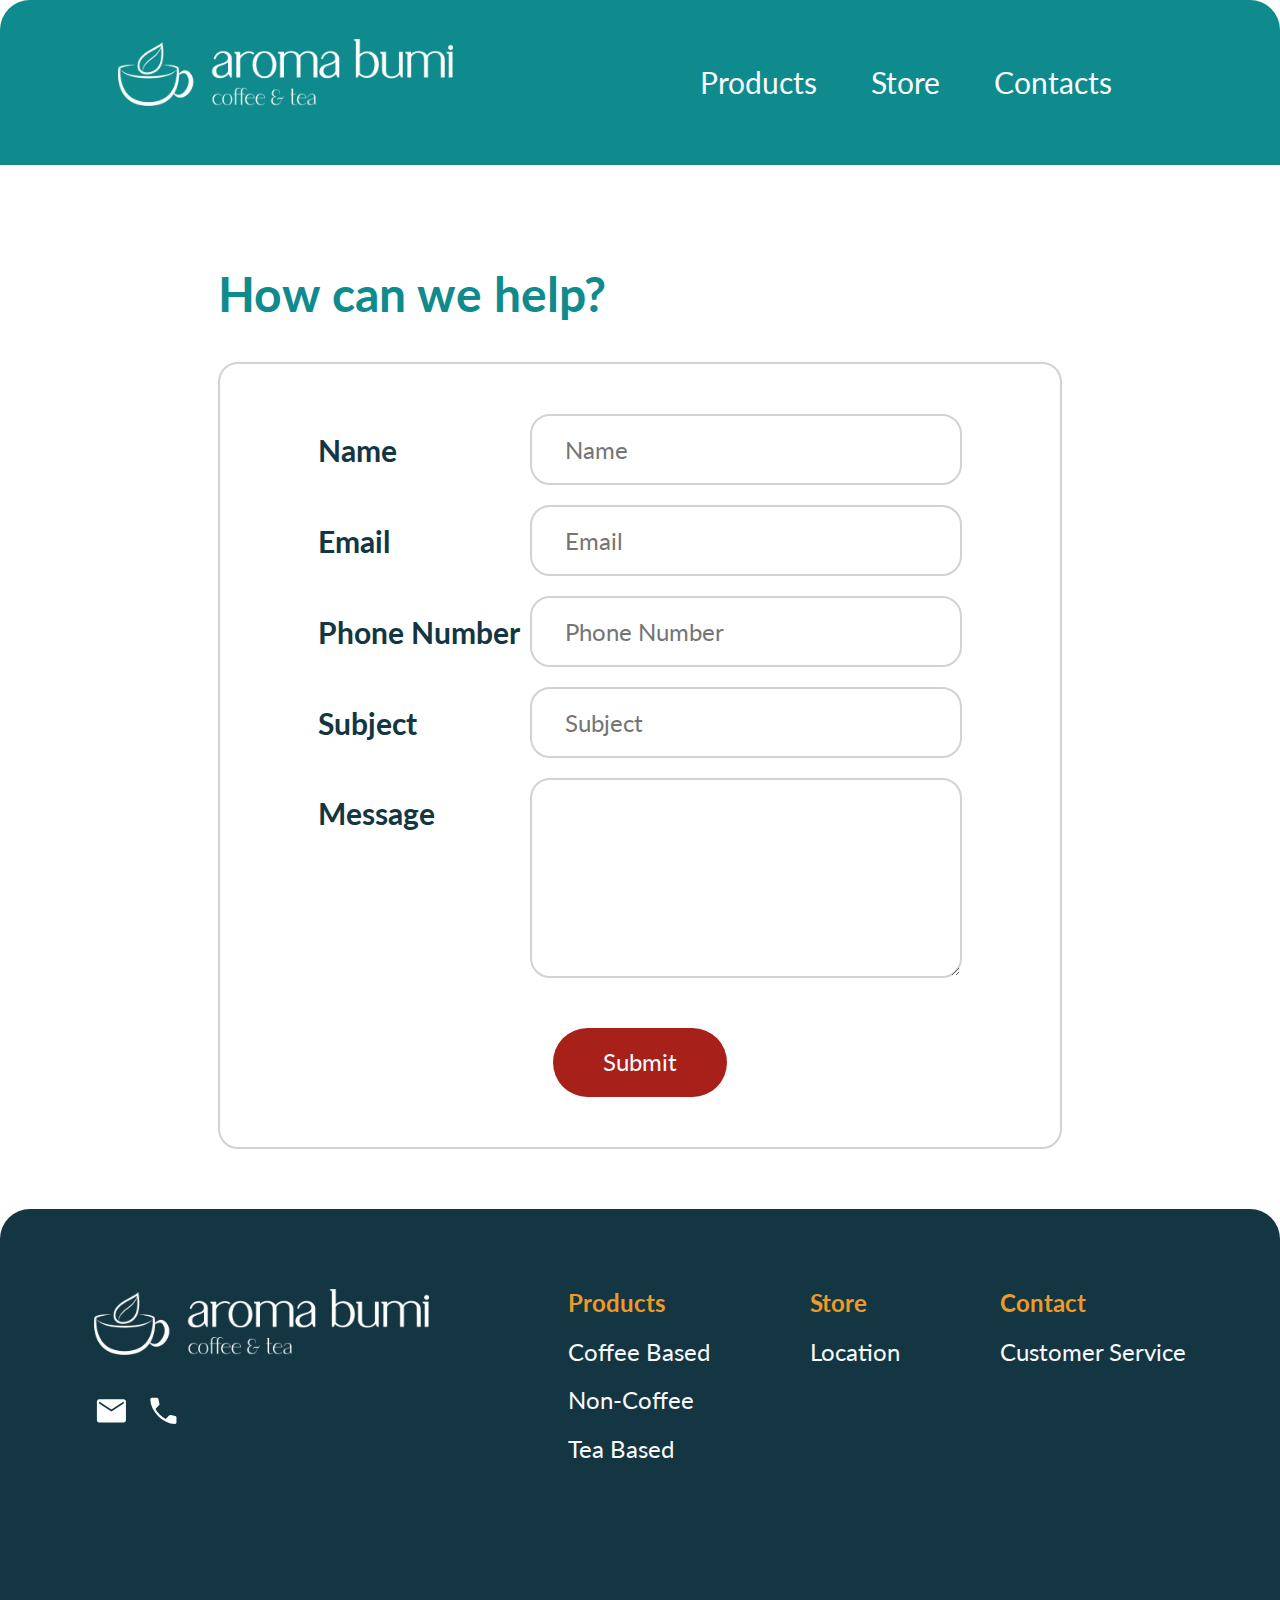
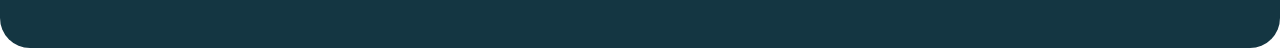
<file: contact.html>
<!DOCTYPE html>
<html lang="en">
<head>
    <meta charset="UTF-8">
    <meta name="viewport" content="width=device-width, initial-scale=1.0">
    <title>Contact</title>
    <link rel="stylesheet" href="./src/css/stylesheet.css">
</head>
<body>
    <div class="header">
        <img src="./src/img/Logo White.png" alt="aroma bumi">
        <div class="pages">
            <a href="./products.html">Products</a>
            <a href="./store.html">Store</a>
            <a href="./contact.html">Contacts</a>
        </div>
    </div>
    <div class="main">
        <div class="form">
            <h1>How can we help?</h1>
            <form>
                <div class="data">
                    <h3>Name</h3>
                    <input type="text" placeholder="Name">
                </div>
                <div class="data">
                    <h3>Email</h3>
                    <input type="text" placeholder="Email">
                </div>
                <div class="data">
                    <h3>Phone Number</h3>
                    <input type="text" placeholder="Phone Number">
                </div>
                <div class="data">
                    <h3>Subject</h3>
                    <input type="text" placeholder="Subject">
                </div>
                <div class="data message">
                    <h3>Message</h3>
                    <textarea></textarea>
                </div>
                <div class="description">
                    <a>Submit</a>
                </div>
            </form>
        </div>
    </div>
    <footer>
        <div class="logo">
            <img src="./src/img/Logo White.png" alt="aroma bumi">
            <div class="icons">
                <div class="icon mail">
                    <svg xmlns="http://www.w3.org/2000/svg" viewBox="0 0 48 48">
                        <path fill="white" d="M7 40q-1.2 0-2.1-.9Q4 38.2 4 37V11q0-1.2.9-2.1Q5.8 8 7 8h34q1.2 0 2.1.9.9.9.9 2.1v26q0 1.2-.9 2.1-.9.9-2.1.9Zm17-15.1 17-11.15V11L24 21.9 7 11v2.75Z"/>
                    </svg>
                </div>
                <div class="icon phone">
                    <svg xmlns="http://www.w3.org/2000/svg" viewBox="0 0 48 48">
                        <path fill="white" d="M39.75 42q-6.1 0-12.125-3T16.8 31.2Q12 26.4 9 20.375 6 14.35 6 8.25q0-.95.65-1.6Q7.3 6 8.25 6h7q.7 0 1.225.475.525.475.675 1.275l1.35 6.3q.1.7-.025 1.275t-.525.975l-5 5.05q2.8 4.65 6.275 8.1Q22.7 32.9 27.1 35.3l4.75-4.9q.5-.55 1.15-.775.65-.225 1.3-.075l5.95 1.3q.75.15 1.25.75T42 33v6.75q0 .95-.65 1.6-.65.65-1.6.65Z"/>
                    </svg>
                </div>
            </div>
        </div>
        <div class="menu">
            <h4>Products</h4>
            <a href="./products.html">Coffee Based</a>
            <a href="./products.html">Non-Coffee</a>
            <a href="./products.html">Tea Based</a>
        </div>
        <div class="menu">
            <h4>Store</h4>
            <a href="./store.html">Location</a>
        </div>
        <div class="menu">
            <h4>Contact</h4>
            <a href="./contact.html">Customer Service</a>
        </div>
    </footer>
</body>
</html>
</file>
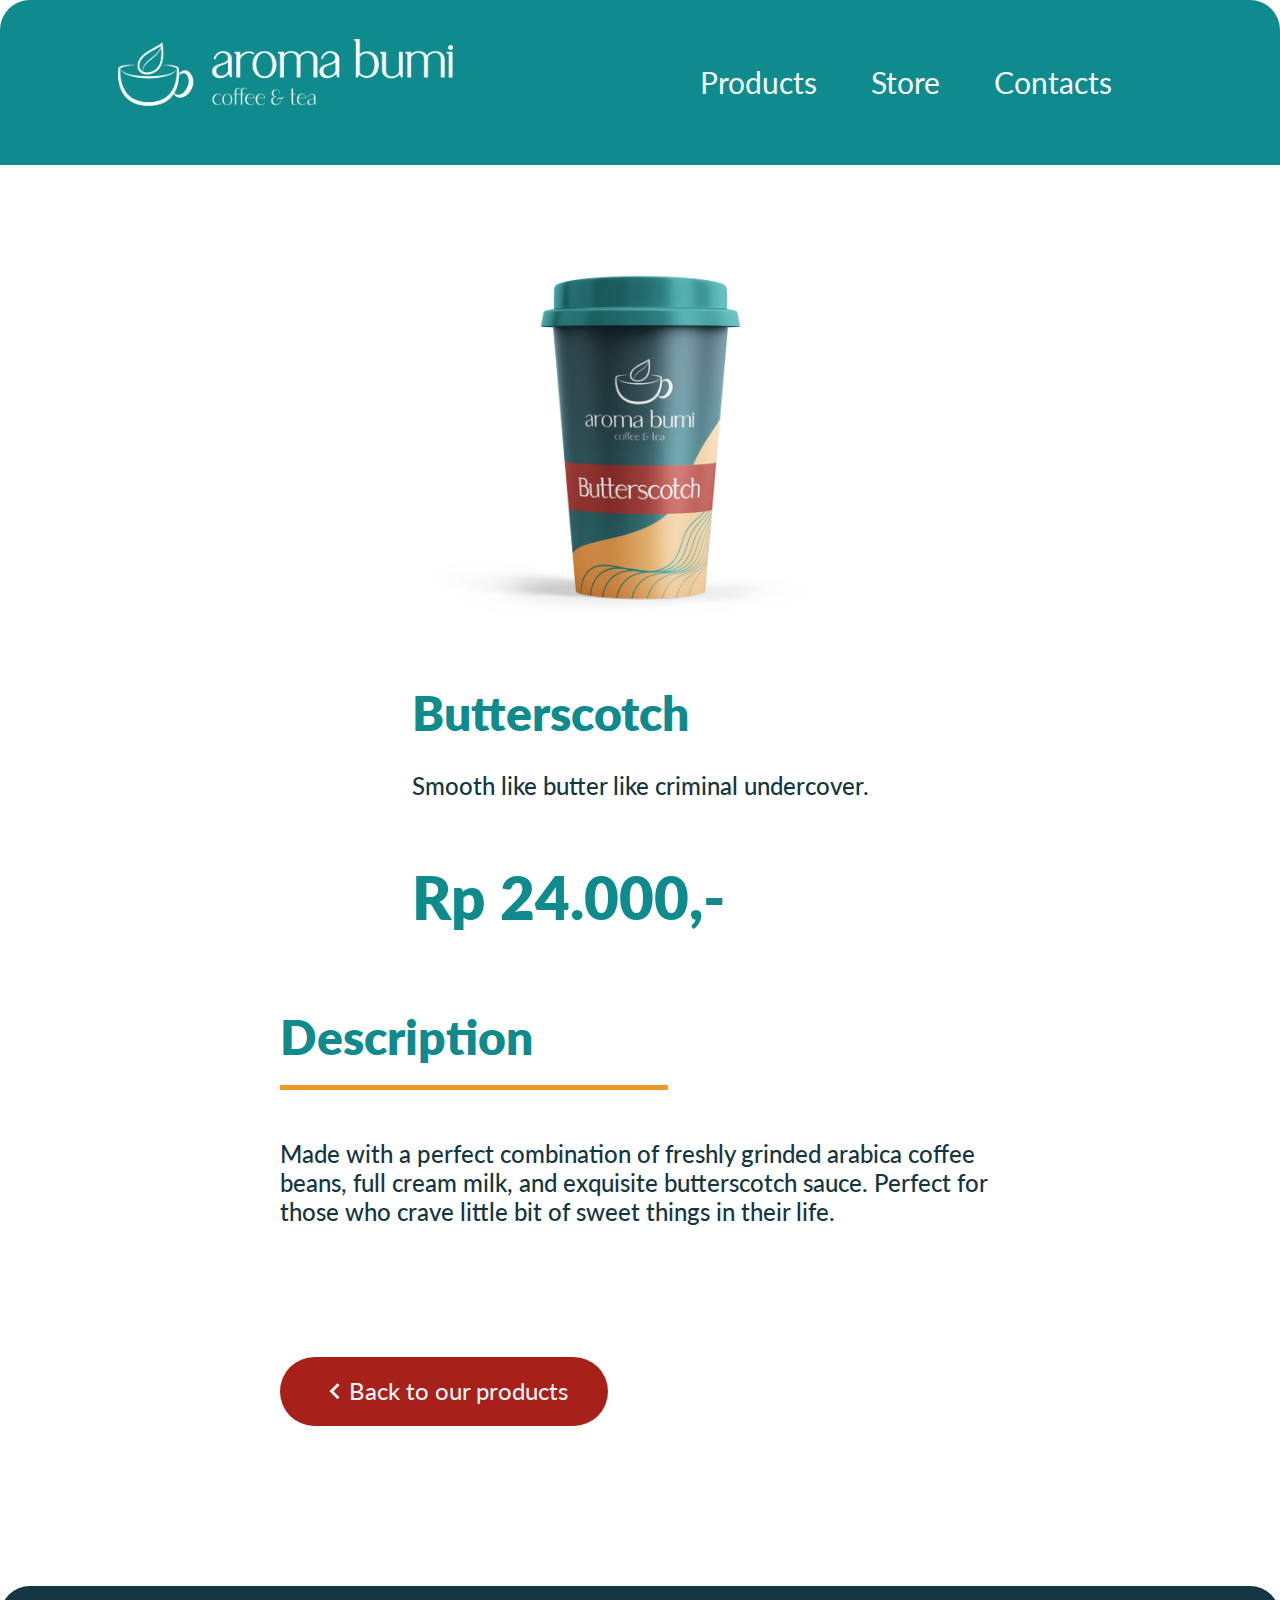
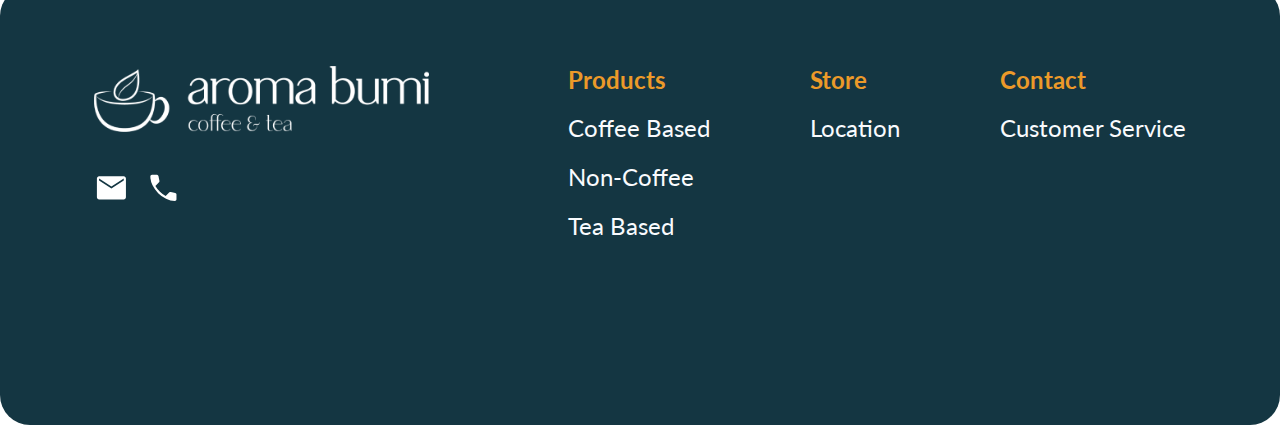
<file: product.html>
<!DOCTYPE html>
<html lang="en">
<head>
    <meta charset="UTF-8">
    <meta name="viewport" content="width=device-width, initial-scale=1.0">
    <title>Product</title>
    <link rel="stylesheet" href="./src/css/stylesheet.css">
</head>
<body>
    <div class="header">
        <img src="./src/img/Logo White.png" alt="aroma bumi">
        <div class="pages">
            <a href="./products.html">Products</a>
            <a href="./store.html">Store</a>
            <a href="/contact.html">Contacts</a>
        </div>
    </div>
    <div class="main">
        <div class="information">
            <img src="./src/img/butterscotch2.png" alt="butterscotch">
            <div class="detils">
                <h1>Butterscotch</h1>
                <p>Smooth like butter like criminal undercover.</p>
                <h1>Rp 24.000,-</h1>
            </div>
            <div class="description">
                <h1>Description</h1>
                <p>Made with a perfect combination of freshly grinded arabica coffee beans, full cream milk, and exquisite butterscotch sauce. Perfect for those who crave little bit of sweet things in their life.</p>
                <a href="./products.html"><img src="./src/img/Arrow.svg" alt="">Back to our products</a>
            </div>
        </div>
    </div>
    <footer>
        <div class="logo">
            <img src="./src/img/Logo White.png" alt="aroma bumi">
            <div class="icons">
                <div class="icon mail">
                    <svg xmlns="http://www.w3.org/2000/svg" viewBox="0 0 48 48">
                        <path fill="white" d="M7 40q-1.2 0-2.1-.9Q4 38.2 4 37V11q0-1.2.9-2.1Q5.8 8 7 8h34q1.2 0 2.1.9.9.9.9 2.1v26q0 1.2-.9 2.1-.9.9-2.1.9Zm17-15.1 17-11.15V11L24 21.9 7 11v2.75Z"/>
                    </svg>
                </div>
                <div class="icon phone">
                    <svg xmlns="http://www.w3.org/2000/svg" viewBox="0 0 48 48">
                        <path fill="white" d="M39.75 42q-6.1 0-12.125-3T16.8 31.2Q12 26.4 9 20.375 6 14.35 6 8.25q0-.95.65-1.6Q7.3 6 8.25 6h7q.7 0 1.225.475.525.475.675 1.275l1.35 6.3q.1.7-.025 1.275t-.525.975l-5 5.05q2.8 4.65 6.275 8.1Q22.7 32.9 27.1 35.3l4.75-4.9q.5-.55 1.15-.775.65-.225 1.3-.075l5.95 1.3q.75.15 1.25.75T42 33v6.75q0 .95-.65 1.6-.65.65-1.6.65Z"/>
                    </svg>
                </div>
            </div>
        </div>
        <div class="menu">
            <h4>Products</h4>
            <a href="./products.html">Coffee Based</a>
            <a href="./products.html">Non-Coffee</a>
            <a href="./products.html">Tea Based</a>
        </div>
        <div class="menu">
            <h4>Store</h4>
            <a href="./store.html">Location</a>
        </div>
        <div class="menu">
            <h4>Contact</h4>
            <a href="./contact.html">Customer Service</a>
        </div>
    </footer>
</body>
</html>
</file>
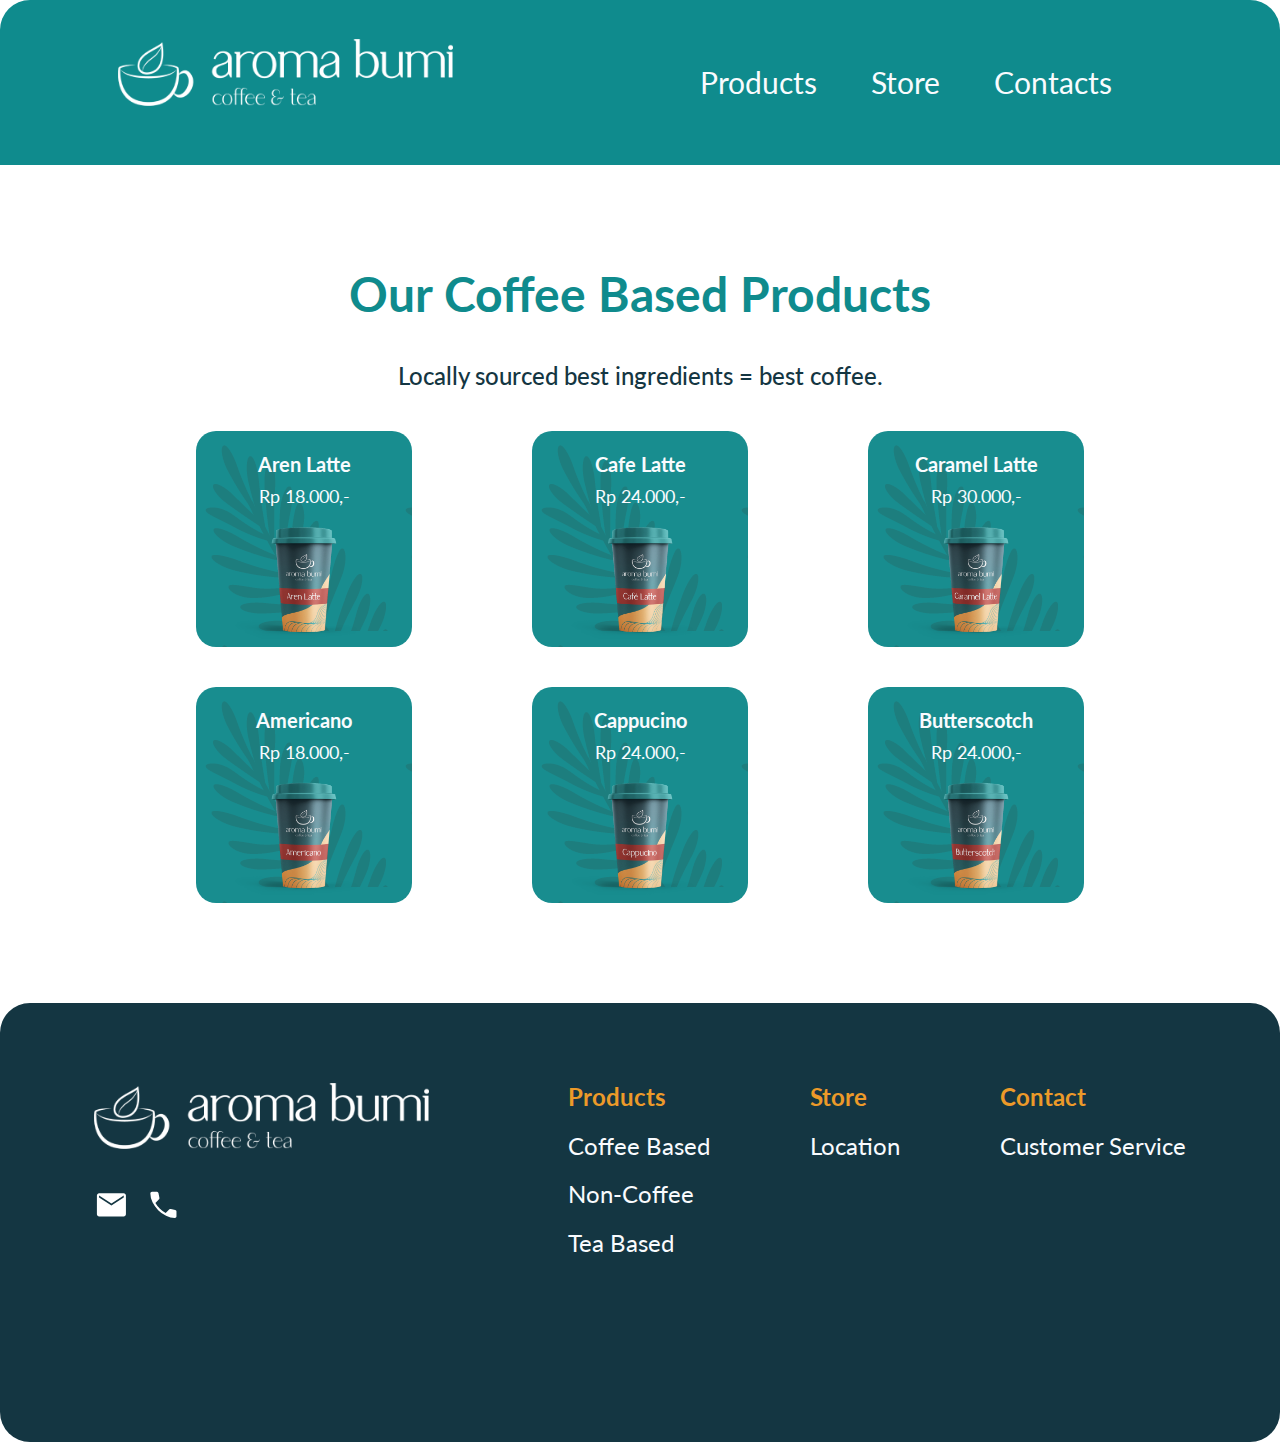
<file: products.html>
<!DOCTYPE html>
<html lang="en">
<head>
    <meta charset="UTF-8">
    <meta name="viewport" content="width=device-width, initial-scale=1.0">
    <title>Products</title>
    <link rel="stylesheet" href="./src/css/stylesheet.css">
</head>
<body>
    <div class="header">
        <img src="./src/img/Logo White.png" alt="aroma bumi">
        <div class="pages">
            <a href="./products.html">Products</a>
            <a href="./store.html">Store</a>
            <a href="./contact.html">Contacts</a>
        </div>
    </div>
    <div class="main">
        <h1>Our Coffee Based Products</h1>
        <p>Locally sourced best ingredients = best coffee.</p>
        <div class="products">
            <div class="product">
                <a href="./product.html">
                    <h3>Aren Latte</h3>
                    <h4>Rp 18.000,-</h4>
                    <img src="./src/img/aren latte.png" alt="aren latte">
                </a>
            </div>
            <div class="product">
                <a href="./product.html">
                    <h3>Cafe Latte</h3>
                    <h4>Rp 24.000,-</h4>
                    <img src="./src/img/cafe latte.png" alt="cafe latte">
                </a>
            </div>
            <div class="product">
                <a href="./product.html">
                    <h3>Caramel Latte</h3>
                    <h4>Rp 30.000,-</h4>
                    <img src="./src/img/caramel latte.png" alt="caramel latte">
                </a>
            </div>
            <div class="product">
                <a href="./product.html">
                    <h3>Americano</h3>
                    <h4>Rp 18.000,-</h4>
                    <img src="./src/img/americano.png" alt="americano">
                </a>
            </div>
            <div class="product">
                <a href="./product.html">
                    <h3>Cappucino</h3>
                    <h4>Rp 24.000,-</h4>
                    <img src="./src/img/cappucino.png" alt="cappucino">
                </a>
            </div>
            <div class="product">
                <a href="./product.html">
                    <h3>Butterscotch</h3>
                    <h4>Rp 24.000,-</h4>
                    <img src="./src/img/butterscotch.png" alt="butterscotch">
                </a>
            </div>
        </div>
    </div>
    <footer>
        <div class="logo">
            <img src="./src/img/Logo White.png" alt="aroma bumi">
            <div class="icons">
                <div class="icon mail">
                    <svg xmlns="http://www.w3.org/2000/svg" viewBox="0 0 48 48">
                        <path fill="white" d="M7 40q-1.2 0-2.1-.9Q4 38.2 4 37V11q0-1.2.9-2.1Q5.8 8 7 8h34q1.2 0 2.1.9.9.9.9 2.1v26q0 1.2-.9 2.1-.9.9-2.1.9Zm17-15.1 17-11.15V11L24 21.9 7 11v2.75Z"/>
                    </svg>
                </div>
                <div class="icon phone">
                    <svg xmlns="http://www.w3.org/2000/svg" viewBox="0 0 48 48">
                        <path fill="white" d="M39.75 42q-6.1 0-12.125-3T16.8 31.2Q12 26.4 9 20.375 6 14.35 6 8.25q0-.95.65-1.6Q7.3 6 8.25 6h7q.7 0 1.225.475.525.475.675 1.275l1.35 6.3q.1.7-.025 1.275t-.525.975l-5 5.05q2.8 4.65 6.275 8.1Q22.7 32.9 27.1 35.3l4.75-4.9q.5-.55 1.15-.775.65-.225 1.3-.075l5.95 1.3q.75.15 1.25.75T42 33v6.75q0 .95-.65 1.6-.65.65-1.6.65Z"/>
                    </svg>
                </div>
            </div>
        </div>
        <div class="menu">
            <h4>Products</h4>
            <a href="./products.html">Coffee Based</a>
            <a href="./products.html">Non-Coffee</a>
            <a href="./products.html">Tea Based</a>
        </div>
        <div class="menu">
            <h4>Store</h4>
            <a href="./store.html">Location</a>
        </div>
        <div class="menu">
            <h4>Contact</h4>
            <a href="./contact.html">Customer Service</a>
        </div>
    </footer>
</body>
</html>
</file>
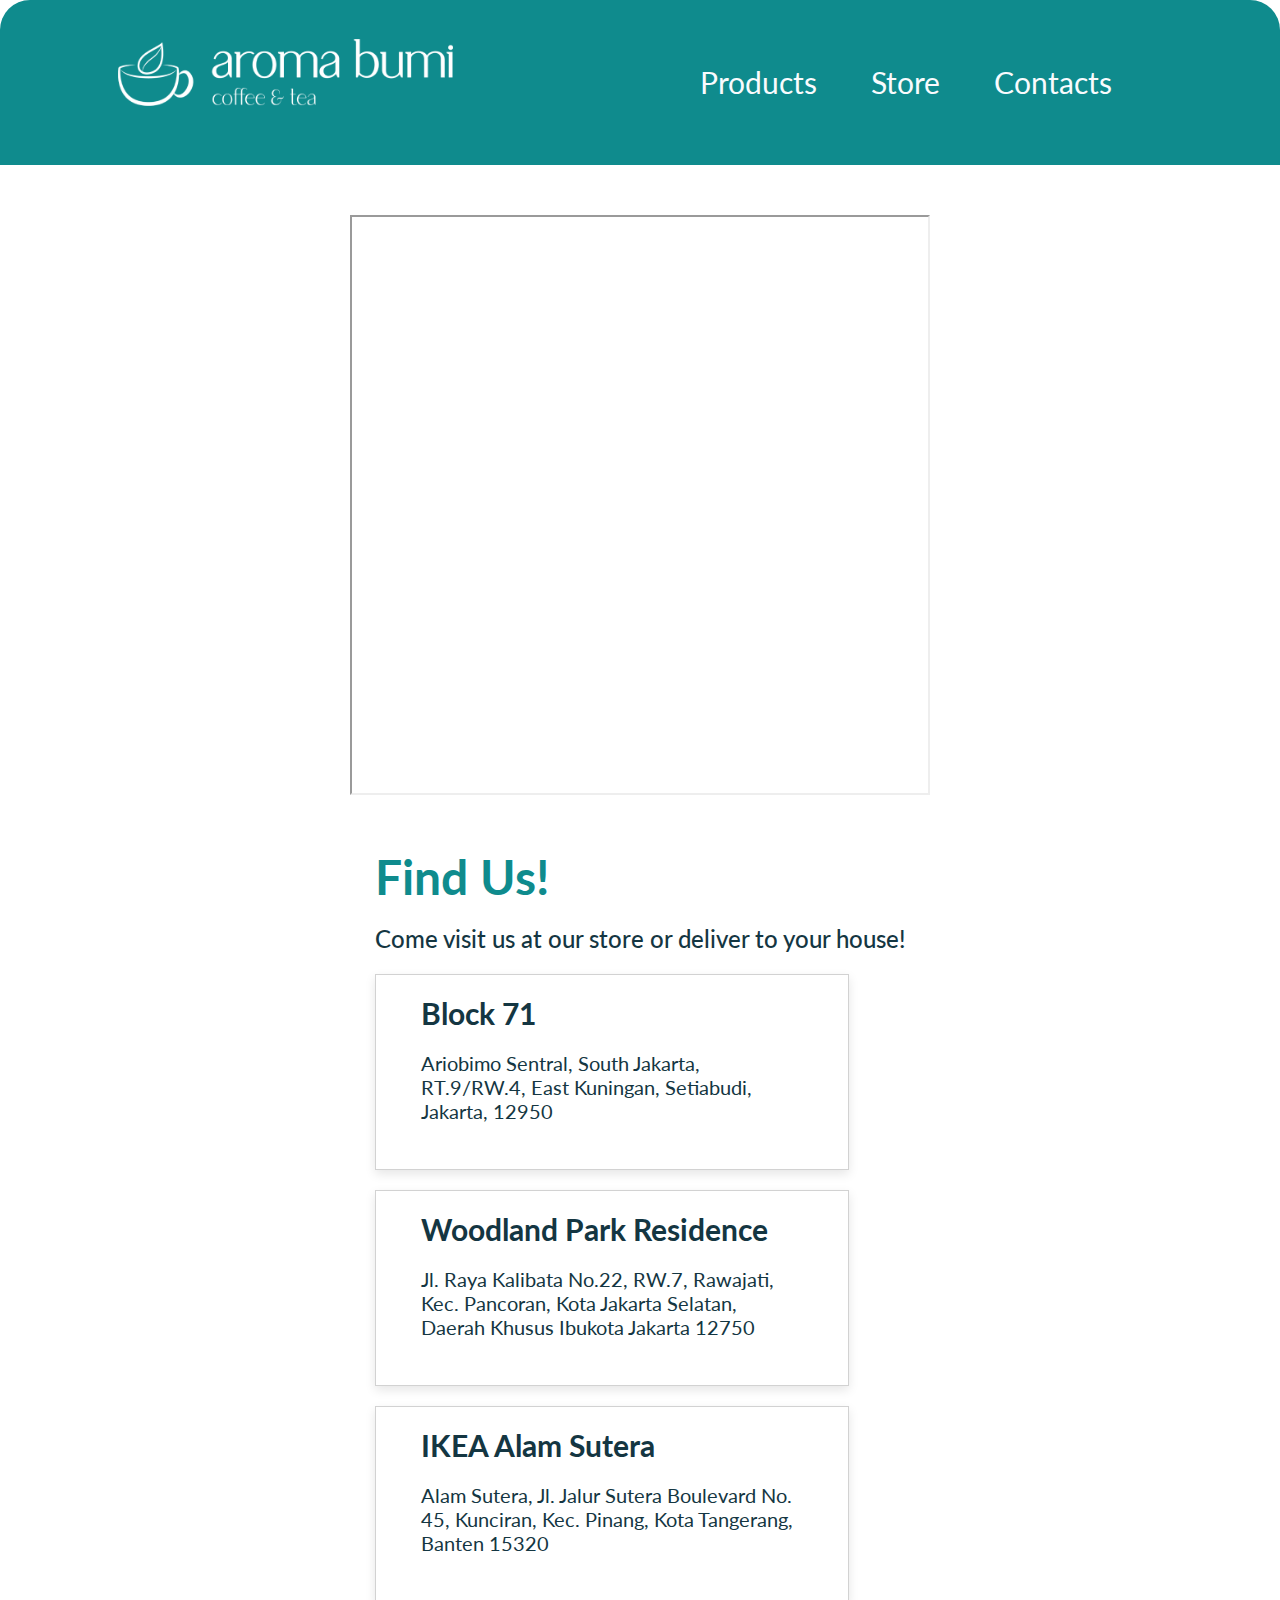
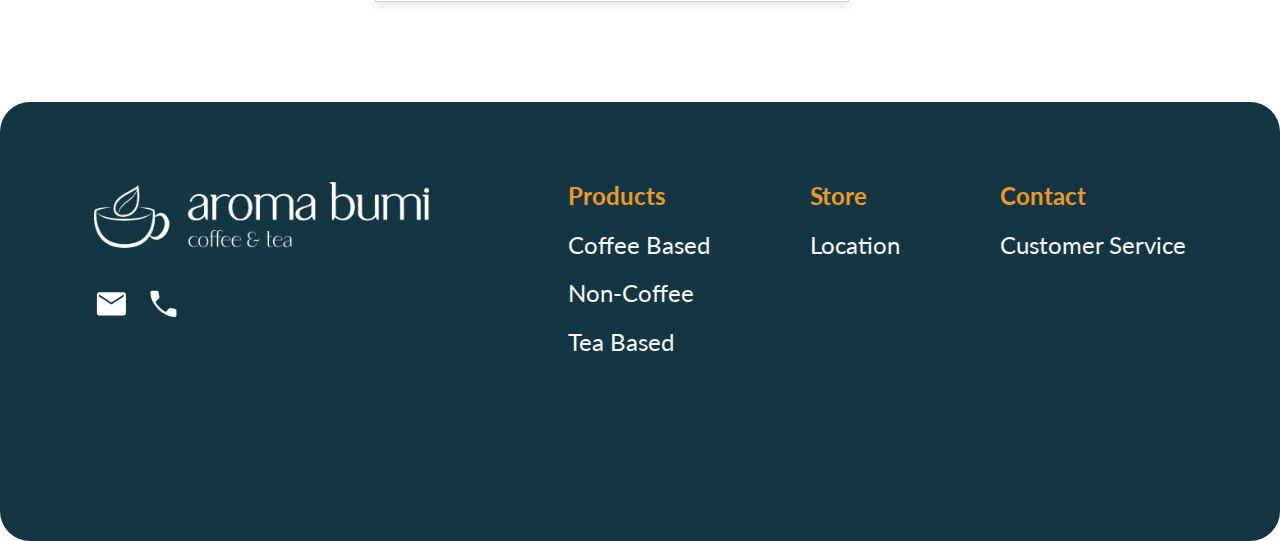
<file: store.html>
<!DOCTYPE html>
<html lang="en">
<head>
    <meta charset="UTF-8">
    <meta name="viewport" content="width=device-width, initial-scale=1.0">
    <title>Store</title>
    <link rel="stylesheet" href="./src/css/stylesheet.css">
</head>
<body>
    <div class="header">
        <img src="./src/img/Logo White.png" alt="aroma bumi">
        <div class="pages">
            <a href="./products.html">Products</a>
            <a href="./store.html">Store</a>
            <a href="./contact.html">Contacts</a>
        </div>
    </div>
    <div class="main">
        <div class="container">
            <div class="find-us">
                <h1>Find Us!</h1>
                <p>Come visit us at our store or deliver to your house!</p>
                <div class="address">
                    <h3>Block 71</h3>
                    <h4>Ariobimo Sentral, South Jakarta, RT.9/RW.4,
                        East Kuningan, Setiabudi, Jakarta, 12950</h4>
                </div>
                <div class="address">
                    <h3>Woodland Park Residence</h3>
                    <h4>Jl. Raya Kalibata No.22, RW.7, Rawajati, Kec.
                        Pancoran, Kota Jakarta Selatan, Daerah
                        Khusus Ibukota Jakarta 12750</h4>
                </div>
                <div class="address">
                    <h3>IKEA Alam Sutera</h3>
                    <h4>Alam Sutera, Jl. Jalur Sutera Boulevard
                        No. 45, Kunciran, Kec. Pinang, Kota
                        Tangerang, Banten 15320</h4>
                </div>
            </div>
            <div class="maps">
                <iframe src="https://www.google.com/maps/embed?pb=!1m16!1m12!1m3!1d48931.845199045434!2d106.85908142118976!3d-6.257482555361256!2m3!1f0!2f0!3f0!3m2!1i1024!2i768!4f13.1!2m1!1sstis!5e0!3m2!1sid!2sid!4v1706726179716!5m2!1sid!2sid"></iframe>
            </div>
        </div>
    </div>
    <footer>
        <div class="logo">
            <img src="./src/img/Logo White.png" alt="aroma bumi">
            <div class="icons">
                <div class="icon mail">
                    <svg xmlns="http://www.w3.org/2000/svg" viewBox="0 0 48 48">
                        <path fill="white" d="M7 40q-1.2 0-2.1-.9Q4 38.2 4 37V11q0-1.2.9-2.1Q5.8 8 7 8h34q1.2 0 2.1.9.9.9.9 2.1v26q0 1.2-.9 2.1-.9.9-2.1.9Zm17-15.1 17-11.15V11L24 21.9 7 11v2.75Z"/>
                    </svg>
                </div>
                <div class="icon phone">
                    <svg xmlns="http://www.w3.org/2000/svg" viewBox="0 0 48 48">
                        <path fill="white" d="M39.75 42q-6.1 0-12.125-3T16.8 31.2Q12 26.4 9 20.375 6 14.35 6 8.25q0-.95.65-1.6Q7.3 6 8.25 6h7q.7 0 1.225.475.525.475.675 1.275l1.35 6.3q.1.7-.025 1.275t-.525.975l-5 5.05q2.8 4.65 6.275 8.1Q22.7 32.9 27.1 35.3l4.75-4.9q.5-.55 1.15-.775.65-.225 1.3-.075l5.95 1.3q.75.15 1.25.75T42 33v6.75q0 .95-.65 1.6-.65.65-1.6.65Z"/>
                    </svg>
                </div>
            </div>
        </div>
        
        <div class="menu">
            <h4>Products</h4>
            <a href="./products.html">Coffee Based</a>
            <a href="./products.html">Non-Coffee</a>
            <a href="./products.html">Tea Based</a>
        </div>
        <div class="menu">
            <h4>Store</h4>
            <a href="./store.html">Location</a>
        </div>
        <div class="menu">
            <h4>Contact</h4>
            <a href="./contact.html">Customer Service</a>
        </div>
    </footer>
</body>
</html>
</file>
<file: src/css/stylesheet.css>
@import url('https://fonts.googleapis.com/css2?family=Lato:ital,wght@0,100;0,300;0,400;0,700;0,900;1,100;1,300;1,400;1,700;1,900&display=swap');

*{
    font-family: "Lato";
    margin:0;
    box-sizing: border-box;
    list-style: none;
    text-decoration: none;
}

header{
    background-image: url(../img/Coffe\ Header.png);
    border-radius: 30px;
    background-size: cover;
    margin-bottom: 100px;
    text-align: center;
}

.bg-color{
    background-color: rgba(20, 54, 66, 0.7);
    border-radius: 30px;
    padding : 39px 88px 240px 138px;
    color: rgba(249, 251, 254, 1);
    display: flex;
    flex-direction: column;
}

.top{
    display: flex;
    justify-content: space-between;
    flex-wrap: wrap;
    align-items: center;
    margin-bottom: 113px;
}

.top img{
    width: 335px;
    margin-bottom: 20px;
}

.pages a{
    font-size: 30px;
    line-height: 36px;
    font-weight: 400;
    margin-right: 50px;
    color: rgba(249, 251, 254, 1);
}

.bg-color h1{
    font-size: 70px;
    line-height: 84px;
    font-weight: 800;
    margin-bottom: 10px;
}

.bg-color p{
    font-size: 36px;
    line-height: 43.2px;
    font-weight: 400;
}

main{
    display: flex;
    align-items: center;
    flex-direction:column;
    margin: 0 auto;
}

.one, .two, .three, .more, .instagram{
    display: flex;
    margin-bottom: 100px;
    flex-wrap: wrap;
}

.two{
    flex-wrap: wrap-reverse;
}

.one img, .two img, .three img{
    width: 335px;
    object-fit: cover;
    border-radius: 20px;
    margin:  0 auto;
    margin-bottom: 20px;
}

.one img{
    height: 460px;
    margin-right: 138px;
}

.two img{
    height: 335px;
    margin-left: 166px;
}

.three img{
    width: 453px;
    height: 453px;
    margin-right: 138px;
}

.one .description{
    width: 452px;
    margin: 0 auto;
}

.two .description{
    width: 425px;
    margin: 0 auto;
}

.three .description{
    width: 398px;
    margin: 0 auto;
}

.description h1, .instagram h1, .more h1{
    font-size: 48px;
    font-weight: 800px;
    line-height: 57.6px;
    color: rgba(15, 139, 141, 1);
    padding-bottom: 20px;
    border-bottom: rgba(236, 154, 41, 1) solid 5px;
    margin-bottom: 20px;
}

.description p, .description a, .more p, .more a{
    font-size: 24px;
    line-height: 28.8px;
    text-align: center;
}

.description a, .more a{
    text-align: center;
    padding: 20px 50px;
    background-color: rgba(168, 32, 26, 1);
    border-radius: 55px;
    color: rgba(249, 251, 254, 1);
    margin-top: 45px;
    display: inline-block;
}

.instagram, .more{
    display: flex;
    flex-direction: column;
    flex-wrap: wrap;
}

.instagram h1, .more h1{
    border: none;
    margin: 0 auto 50px;
}

.more h1{
    margin-bottom: 20px;
}

span{
    color:rgba(236, 154, 41, 1)
}

.pictures{
    display: flex;
    flex-wrap: wrap;
    justify-content: center;
}

.pictures img{
    width: 20%;
    max-width: 237px;
    margin-bottom: 50px;
    margin-left: 5%;
    margin-right: 5%;
}

footer{
    padding-top: 80px;
    padding-bottom: 184px;
    background-color: #143642;
    border-radius: 30px;
    display: flex;
    justify-content: center;
}

.logo{
    margin-right: 39px;
}

.logo img, .header img{
    width: 335px;
    display: flex;
    margin-bottom: 20px;
}

.icons{
    display: flex;
}

.icon{
    width: 10.4%;
    max-width: 40px;
    height: auto;
    margin-top: 5%;
    margin-right: 5%;
}

.icon svg{
    width: 100%;
    height: 100%;
}

.menu{
    display: flex;
    flex-direction: column;
    margin-left: 100px;
}

.menu h4{
    color: #EC9A29;
    font-size: 24px;
    font-weight: 700;
    line-height: 28.8px;
}

.menu a{
    color: #F9FBFE;
    font-weight: 400;
    font-size: 24px;
    line-height: 28.8px;
    margin-top: 20px;
}

@media(max-width:1090px){
    footer{
        display: flex;
        flex-direction: column;
    }

    footer .logo{
        display: flex;
        justify-content: space-around;
        margin-bottom: 30px;
    }

    footer .logo img{
        width: 40%;
        height: 40%;
    }

    .icon{
        width: 40%;
        max-width: 40px;
        height: auto;
        margin-left: 17px;
        
    }

    .menu{
        margin-left: 10%;
    }

    .menu h4, .menu a{
        margin-bottom: 1%;
    }
}

.header{
    background-color: #0F8B8D;
    padding: 39px 118px;
    display: flex;
    justify-content: space-between;
    align-items: center;
    border-radius: 30px 30px 0 0;
    flex-wrap: wrap;
}

.main{
    padding-top:50px;
    padding-bottom: 60px;
    text-align: center;
}

.main h1{
    font-size: 48px;
    color: #0F8B8D;
    line-height: 57.6px;
    font-weight: 700px;
    margin-bottom: 40px;
    padding-top: 50px;
}

.main p {
    font-weight: 500;
    font-size: 24px;
    line-height: 28.8px;
    color: #143642;
    margin-bottom: 40px;
}

.products{
    display: flex;
    justify-content: center;
    flex-wrap: wrap;
    max-width: 1008px;
    margin: 0 auto;
}

.product{
    background-image: url(../img/Coffee\ background.png);
    display: inline-block;
    text-align: center;
    width: 216px;
    height: 216px;
    border-radius: 20px;
    margin-left: 60px;
    margin-right: 60px;
    margin-bottom: 40px;
}

.product a{
    display: flex;
    flex-direction: column;
    align-items: center;
}

.product h3{
    font-size: 20px;
    line-height: 24px;
    font-weight: 700;
    color: #F9FBFE;
    margin-top: 21px;
    margin-bottom: 10px;
}

.products h4{
    font-size: 18px;
    line-height: 21.6px;
    font-weight: 400;
    color: #F9FBFE;
}

.product img{
    width:186px
}

.product:hover{
    transform: scale(1.25);
    transition: all 1s ease;
}

.product:hover img{
    order: 1;
}

.product:hover h3{
    order: 2;
    margin-top :0;
}

.product:hover h4{
    order: 3;
}

.information{
    display: flex;
    justify-content: center;
    align-items: center;
    flex-wrap: wrap;
    max-width: 75%;
    margin: 0 auto;
}

.information img{
    width: 571px;
}

.information h1{
    font-weight: 800;
    margin-bottom: 30px;
    padding: 0;
}

.information p+h1{
    margin-top: 20px;
    font-size: 60px;
    line-height: 72px;
}

.detils{
    display: flex;
    flex-direction: column;
    align-items: flex-start;
    margin: 40px 0 auto
}

.information .description{
   display: flex;
   flex-direction: column;
   align-items: flex-start;
   width: 75%;
}

.information .description h1{
    padding: 45px 135px 20px 0;
}

.information .description p{
    padding: 20px 0 45px 0;
    text-align: left;
}

.information .description a{
    margin: 45px 0 100px 0;
    padding :20px 40px;
    line-height: 28.8px;
    display: flex;
}

.description a img{
   width: 28.8px;  
}

.find-us{
    text-align: left;
}

.find-us h1, .find-us p, .address{
    margin-bottom: 20px;
}

.address{
    width: 474px;
    height: 196px;
    radius :20px;
    border: #D2D2D2 1px solid;
    box-shadow: 0px 4px 10px 0px rgba(0, 0, 0, 0.10);
    padding: 20px 45px 0;
}

.address h3{
    color: #143642;
    font-size: 30px;
    padding-bottom: 20px;
}

.address h4{
    color: #143642;
    font-size: 20px;
    font-weight: 400;
}

.maps iframe{
    width: 580px;
    height: 580px;
}

.container{
    display: flex;
    padding: 0 10% 20px;
    justify-content: space-around;
    align-items: center;
    flex-wrap: wrap-reverse;
}

.form{
    text-align: left;
    padding: 0 17%;
}

form{
    padding: 50px 98px;
    border-radius: 20px;
    border: 2px solid #D2D2D2;
}

.data{
    display: flex;
    flex-wrap: wrap;
    justify-content: space-between;
    align-items: center;
    padding-bottom: 20px;
}

.data h3{
    color: #143642;
    font-size: 30px;
    font-weight: 700;
}

.data input, .data textarea{
    min-width: 360px;
    width: 67%;
    height: 71px;
    border-radius: 20px;
    border: 2px solid #D2D2D2;
    padding-left: 5%;
    color: #D2D2D2;
    font-size: 24px;
    font-weight: 400;
}

.data textarea{
    height: 200px;
}

.message{
    align-items: flex-start;
}

.data h3{
    padding-top: 17px;
    padding-bottom: 17px;
}

.form .description{
    text-align: center;
}

.form .description a{
    margin-top: 30px;
}
</file>
